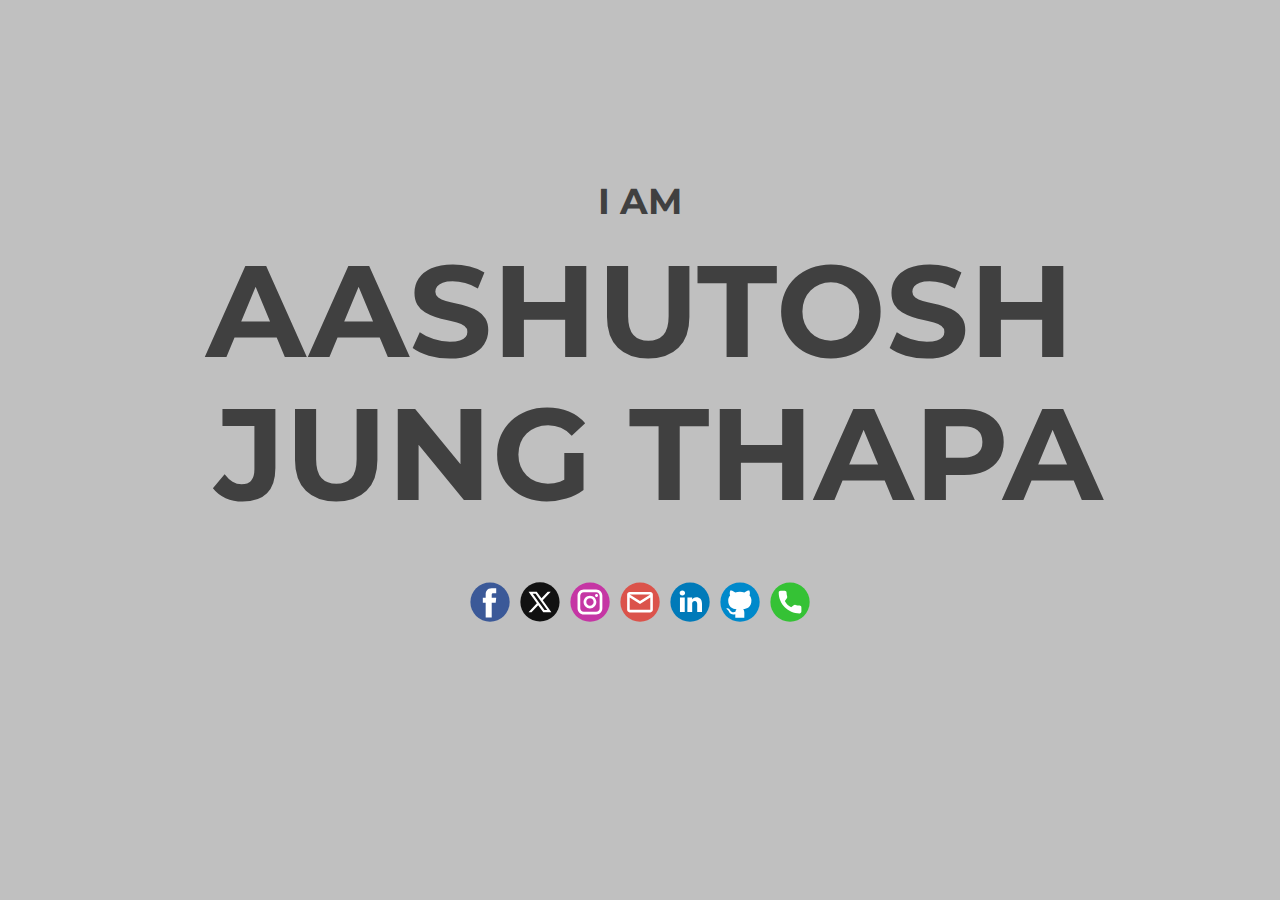
<file: index.html>
<!DOCTYPE html>
<html style="font-size: 16px;" lang="en"><head>
    <meta name="viewport" content="width=device-width, initial-scale=1.0">
    <meta charset="utf-8">
    <meta name="keywords" content="​Sarah Thompson, ​Art in Every Frame">
    <meta name="description" content="">
    <title>Home</title>
    <link rel="stylesheet" href="nicepage.css" media="screen">
<link rel="stylesheet" href="index.css" media="screen">
    <script class="u-script" type="text/javascript" src="jquery.js" defer=""></script>
    <script class="u-script" type="text/javascript" src="nicepage.js" defer=""></script>
    <meta name="generator" content="Nicepage 7.0.3, nicepage.com">
    <link id="u-theme-google-font" rel="stylesheet" href="https://fonts.googleapis.com/css?family=Roboto:100,100i,300,300i,400,400i,500,500i,700,700i,900,900i|Open+Sans:300,300i,400,400i,500,500i,600,600i,700,700i,800,800i">
    <link id="u-page-google-font" rel="stylesheet" href="https://fonts.googleapis.com/css?family=Montserrat:100,100i,200,200i,300,300i,400,400i,500,500i,600,600i,700,700i,800,800i,900,900i">
    
    
    
    <script type="application/ld+json">{
		"@context": "http://schema.org",
		"@type": "Organization",
		"name": ""
}</script>
    <meta name="theme-color" content="#478ac9">
    <meta property="og:title" content="Home">
    <meta property="og:type" content="website">
  <meta data-intl-tel-input-cdn-path="intlTelInput/"></head>
  <body data-home-page="Home.html" data-home-page-title="Home" data-path-to-root="./" data-include-products="false" class="u-body u-xl-mode" data-lang="en">
    <section class="u-clearfix u-grey-25 u-section-1" id="sec-2c8a">
      <div class="u-clearfix u-sheet u-sheet-1">
        <h1 class="u-align-center u-text u-text-grey-75 u-text-1" data-animation-out="0">
          <span style="font-size: 2.25rem;">I am </span>
          <span style="font-size: 2.25rem;">
            <br>
          </span>Aashutosh<br>&nbsp;JuNG tHAPA<br>
          <br>
        </h1>
        <div class="u-social-icons u-spacing-10 u-social-icons-1">
          <a class="u-social-url" title="facebook" target="_blank" href="https://www.facebook.com/aashutoshjung.thapa/"><span class="u-icon u-social-facebook u-social-icon u-icon-1"><svg class="u-svg-link" preserveAspectRatio="xMidYMin slice" viewBox="0 0 112 112" style=""><use xlink:href="#svg-21b6"></use></svg><svg class="u-svg-content" viewBox="0 0 112 112" x="0" y="0" id="svg-21b6"><circle fill="currentColor" cx="56.1" cy="56.1" r="55"></circle><path fill="#FFFFFF" d="M73.5,31.6h-9.1c-1.4,0-3.6,0.8-3.6,3.9v8.5h12.6L72,58.3H60.8v40.8H43.9V58.3h-8V43.9h8v-9.2
c0-6.7,3.1-17,17-17h12.5v13.9H73.5z"></path></svg></span>
          </a>
          <a class="u-social-url" title="twitter" target="_blank" href="https://x.com/_AJThapa"><span class="u-icon u-social-icon u-social-twitter u-icon-2"><svg class="u-svg-link" preserveAspectRatio="xMidYMin slice" viewBox="0 0 112.2 112.2" style=""><use xlink:href="#svg-d619"></use></svg><svg class="u-svg-content" viewBox="0 0 112.2 112.2" x="0px" y="0px" id="svg-d619"><circle fill="currentColor" cx="56" cy="56" r="55"></circle><path fill="#FFFFFF" d="M63.9,51l22.4-24h-8.6L60.3,45.9L46.9,27H24l23.3,32.8L24,85h8.2L51,64.9L65.3,85H88L63.9,51z M55.3,60.2
l-3.7-5.1L35.7,33.1h8.1l12.3,17.2l3.7,5.1l16.6,23.4h-7.8L55.3,60.2z"></path></svg></span>
          </a>
          <a class="u-social-url" title="instagram" target="_blank" href="https://www.instagram.com/aasutosjung/"><span class="u-icon u-social-icon u-social-instagram u-icon-3"><svg class="u-svg-link" preserveAspectRatio="xMidYMin slice" viewBox="0 0 112 112" style=""><use xlink:href="#svg-f5a4"></use></svg><svg class="u-svg-content" viewBox="0 0 112 112" x="0" y="0" id="svg-f5a4"><circle fill="currentColor" cx="56.1" cy="56.1" r="55"></circle><path fill="#FFFFFF" d="M55.9,38.2c-9.9,0-17.9,8-17.9,17.9C38,66,46,74,55.9,74c9.9,0,17.9-8,17.9-17.9C73.8,46.2,65.8,38.2,55.9,38.2
z M55.9,66.4c-5.7,0-10.3-4.6-10.3-10.3c-0.1-5.7,4.6-10.3,10.3-10.3c5.7,0,10.3,4.6,10.3,10.3C66.2,61.8,61.6,66.4,55.9,66.4z"></path><path fill="#FFFFFF" d="M74.3,33.5c-2.3,0-4.2,1.9-4.2,4.2s1.9,4.2,4.2,4.2s4.2-1.9,4.2-4.2S76.6,33.5,74.3,33.5z"></path><path fill="#FFFFFF" d="M73.1,21.3H38.6c-9.7,0-17.5,7.9-17.5,17.5v34.5c0,9.7,7.9,17.6,17.5,17.6h34.5c9.7,0,17.5-7.9,17.5-17.5V38.8
C90.6,29.1,82.7,21.3,73.1,21.3z M83,73.3c0,5.5-4.5,9.9-9.9,9.9H38.6c-5.5,0-9.9-4.5-9.9-9.9V38.8c0-5.5,4.5-9.9,9.9-9.9h34.5
c5.5,0,9.9,4.5,9.9,9.9V73.3z"></path></svg></span>
          </a>
          <a class="u-social-url" target="_blank" data-type="Email" title="Email" href="mailto:ajt.13x@gmail.com"><span class="u-icon u-social-email u-social-icon u-icon-4"><svg class="u-svg-link" preserveAspectRatio="xMidYMin slice" viewBox="0 0 112 112" style=""><use xlink:href="#svg-17ec"></use></svg><svg class="u-svg-content" viewBox="0 0 112 112" x="0" y="0" id="svg-17ec"><circle fill="currentColor" cx="56.1" cy="56.1" r="55"></circle><path id="path3864" fill="#FFFFFF" d="M27.2,28h57.6c4,0,7.2,3.2,7.2,7.2l0,0v42.7c0,3.9-3.2,7.2-7.2,7.2l0,0H27.2
	c-4,0-7.2-3.2-7.2-7.2V35.2C20,31.1,23.2,28,27.2,28 M56,52.9l28.8-17.8H27.2L56,52.9 M27.2,77.7h57.6V43.5L56,61.3L27.2,43.5V77.7z
	"></path></svg></span>
          </a>
          <a class="u-social-url" target="_blank" data-type="LinkedIn" title="LinkedIn" href="https://www.linkedin.com/in/aashutosh-jung-thapa-a70047311/"><span class="u-icon u-social-icon u-social-linkedin u-icon-5"><svg class="u-svg-link" preserveAspectRatio="xMidYMin slice" viewBox="0 0 112 112" style=""><use xlink:href="#svg-b095"></use></svg><svg class="u-svg-content" viewBox="0 0 112 112" x="0" y="0" id="svg-b095"><circle fill="currentColor" cx="56.1" cy="56.1" r="55"></circle><path fill="#FFFFFF" d="M41.3,83.7H27.9V43.4h13.4V83.7z M34.6,37.9L34.6,37.9c-4.6,0-7.5-3.1-7.5-7c0-4,3-7,7.6-7s7.4,3,7.5,7
      C42.2,34.8,39.2,37.9,34.6,37.9z M89.6,83.7H76.2V62.2c0-5.4-1.9-9.1-6.8-9.1c-3.7,0-5.9,2.5-6.9,4.9c-0.4,0.9-0.4,2.1-0.4,3.3v22.5
      H48.7c0,0,0.2-36.5,0-40.3h13.4v5.7c1.8-2.7,5-6.7,12.1-6.7c8.8,0,15.4,5.8,15.4,18.1V83.7z"></path></svg></span>
          </a>
          <a class="u-social-url" target="_blank" data-type="Github" title="Github" href="https://github.com/AashutoshJung"><span class="u-icon u-social-github u-social-icon u-icon-6"><svg class="u-svg-link" preserveAspectRatio="xMidYMin slice" viewBox="0 0 112 112" style=""><use xlink:href="#svg-939e"></use></svg><svg class="u-svg-content" viewBox="0 0 112 112" x="0" y="0" id="svg-939e"><circle fill="currentColor" cx="56.1" cy="56.1" r="55"></circle><path fill="#FFFFFF" d="M88,51.3c0-5.5-1.9-10.2-5.3-13.7c0.6-1.3,2.3-6.5-0.5-13.5c0,0-4.2-1.4-14,5.3c-4.1-1.1-8.4-1.7-12.7-1.8
	c-4.3,0-8.7,0.6-12.7,1.8c-9.7-6.6-14-5.3-14-5.3c-2.8,7-1,12.2-0.5,13.5C25,41.2,23,45.7,23,51.3c0,19.6,11.9,23.9,23.3,25.2
	c-1.5,1.3-2.8,3.5-3.2,6.8c-3,1.3-10.2,3.6-14.9-4.3c0,0-2.7-4.9-7.8-5.3c0,0-5-0.1-0.4,3.1c0,0,3.3,1.6,5.6,7.5c0,0,3,9.1,17.2,6
	c0,4.3,0.1,8.3,0.1,9.5h25.2c0-1.7,0.1-7.2,0.1-14c0-4.7-1.7-7.9-3.4-9.4C76,75.2,88,70.9,88,51.3z"></path></svg></span>
          </a>
          <a class="u-social-url" target="_blank" data-type="Phone" title="Phone" href="tel:+977 9849149514"><span class="u-icon u-social-icon u-social-phone u-icon-7"><svg class="u-svg-link" preserveAspectRatio="xMidYMin slice" viewBox="0 0 112 112" style=""><use xlink:href="#svg-690b"></use></svg><svg class="u-svg-content" viewBox="0 0 112 112" x="0" y="0" id="svg-690b"><circle fill="currentColor" cx="56.1" cy="56.1" r="55"></circle><path fill="#FFFFFF" d="M82.7,66c-3.9,0-7.7-0.6-11.3-1.8c-1.8-0.6-4,0-5,1.1l-7.1,5.4c-8.3-4.4-13.4-9.5-17.7-17.7l5.2-7
	c1.4-1.4,1.8-3.3,1.3-5.2c-1.2-3.6-1.8-7.5-1.8-11.3c0-2.8-2.3-5.1-5.1-5.1H29.5c-2.8,0-5.1,2.3-5.1,5.1c0,32.2,26.2,58.4,58.4,58.4
	c2.8,0,5.1-2.3,5.1-5.1V71.1C87.8,68.3,85.6,66,82.7,66z"></path></svg></span>
          </a>
        </div>
      </div>
    </section>
</body></html>
</file>
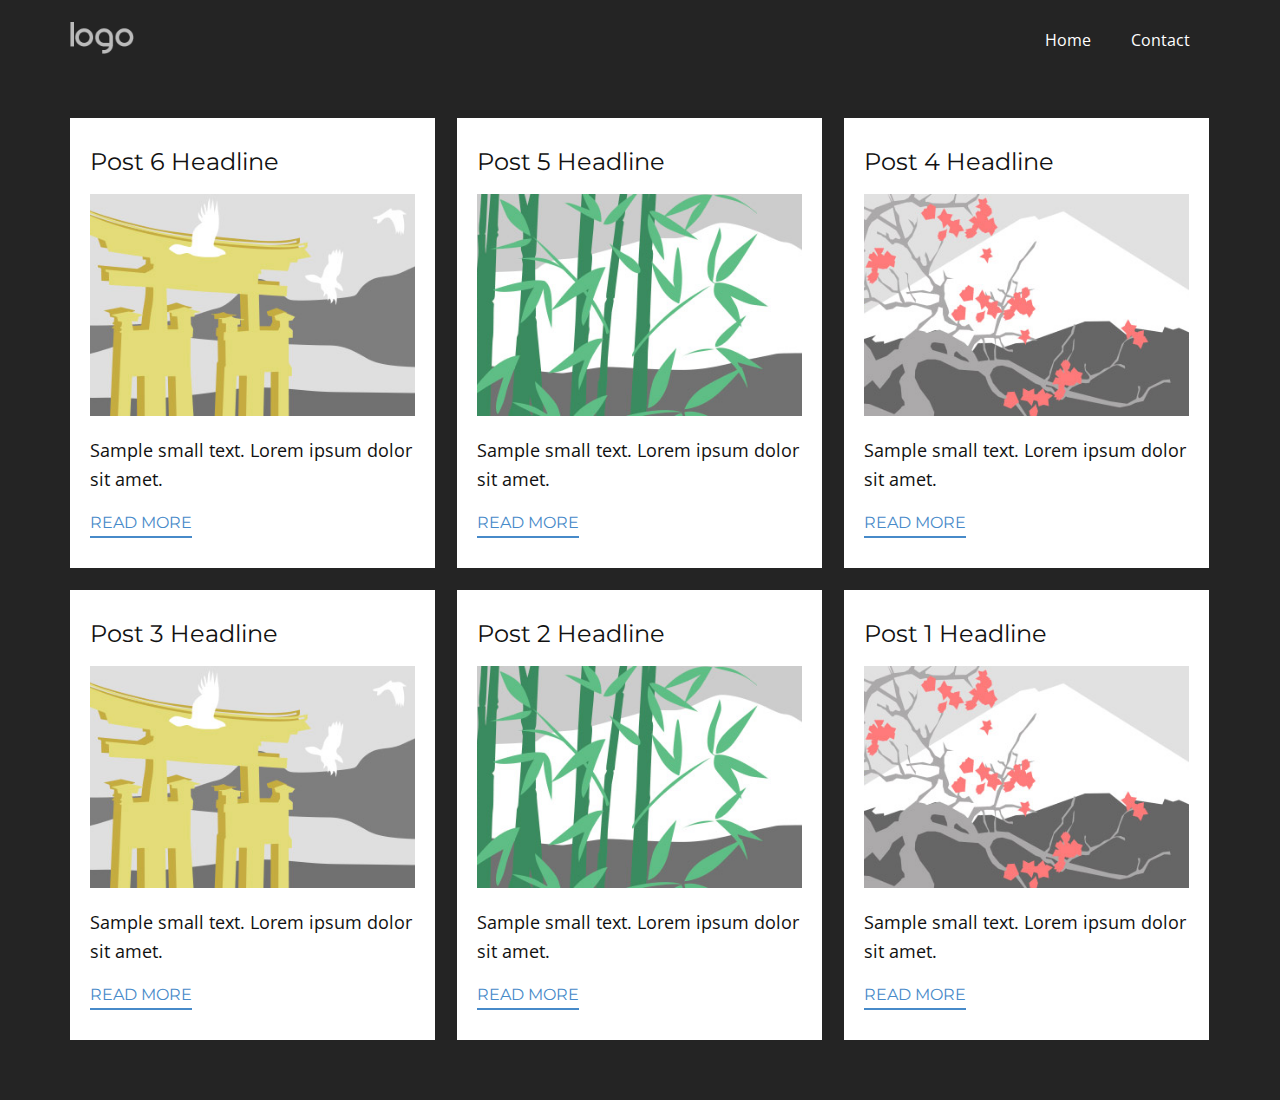
<file: blog/blog.html>
<!DOCTYPE html>
<html style="font-size: 16px;" lang="en"><head>
    <meta name="viewport" content="width=device-width, initial-scale=1.0">
    <meta charset="utf-8">
    <meta name="keywords" content="">
    <meta name="description" content="">
    <title>Blog</title>
    <link rel="stylesheet" href="../nicepage.css" media="screen">
<link rel="stylesheet" href="../Blog-Template.css" media="screen">
    <script class="u-script" type="text/javascript" src="../jquery.js" defer=""></script>
    <script class="u-script" type="text/javascript" src="../nicepage.js" defer=""></script>
    <meta name="generator" content="Nicepage 7.0.3, nicepage.com">
    <link id="u-theme-google-font" rel="stylesheet" href="https://fonts.googleapis.com/css?family=Roboto:100,100i,300,300i,400,400i,500,500i,700,700i,900,900i|Open+Sans:300,300i,400,400i,500,500i,600,600i,700,700i,800,800i">
    <link id="u-page-google-font" rel="stylesheet" href="https://fonts.googleapis.com/css?family=Montserrat:100,100i,200,200i,300,300i,400,400i,500,500i,600,600i,700,700i,800,800i,900,900i">
    
    
    
    <script type="application/ld+json">{
		"@context": "http://schema.org",
		"@type": "Organization",
		"name": "",
		"logo": "images/default-logo.png"
}</script>
    <meta name="theme-color" content="#478ac9">
  <meta data-intl-tel-input-cdn-path="intlTelInput/"></head>
  <body data-path-to-root="./" data-include-products="false" class="u-body u-xl-mode" data-lang="en"><header class="u-clearfix u-header u-header" id="sec-2857"><div class="u-clearfix u-sheet u-sheet-1">
        <a href="#" class="u-image u-logo u-image-1">
          <img src="../images/default-logo.png" class="u-logo-image u-logo-image-1">
        </a>
        <nav class="u-menu u-menu-one-level u-offcanvas u-menu-1">
          <div class="menu-collapse" style="font-size: 1rem; letter-spacing: 0px;">
            <a class="u-button-style u-custom-left-right-menu-spacing u-custom-padding-bottom u-custom-top-bottom-menu-spacing u-hamburger-link u-nav-link u-text-active-palette-1-base u-text-hover-palette-2-base" href="#">
              <svg class="u-svg-link" viewBox="0 0 24 24"><use xlink:href="#menu-hamburger"></use></svg>
              <svg class="u-svg-content" version="1.1" id="menu-hamburger" viewBox="0 0 16 16" x="0px" y="0px" xmlns:xlink="http://www.w3.org/1999/xlink" xmlns="http://www.w3.org/2000/svg"><g><rect y="1" width="16" height="2"></rect><rect y="7" width="16" height="2"></rect><rect y="13" width="16" height="2"></rect>
</g></svg>
            </a>
          </div>
          <div class="u-custom-menu u-nav-container">
            <ul class="u-nav u-unstyled u-nav-1"><li class="u-nav-item"><a class="u-button-style u-nav-link u-text-active-palette-1-base u-text-hover-palette-2-base" href="../" style="padding: 10px 20px;">Home</a>
</li><li class="u-nav-item"><a class="u-button-style u-nav-link u-text-active-palette-1-base u-text-hover-palette-2-base" href="#" style="padding: 10px 20px;">Contact</a>
</li></ul>
          </div>
          <div class="u-custom-menu u-nav-container-collapse">
            <div class="u-black u-container-style u-inner-container-layout u-opacity u-opacity-95 u-sidenav">
              <div class="u-inner-container-layout u-sidenav-overflow">
                <div class="u-menu-close"></div>
                <ul class="u-align-center u-nav u-popupmenu-items u-unstyled u-nav-2"><li class="u-nav-item"><a class="u-button-style u-nav-link" href="../">Home</a>
</li><li class="u-nav-item"><a class="u-button-style u-nav-link" href="#">Contact</a>
</li></ul>
              </div>
            </div>
            <div class="u-black u-menu-overlay u-opacity u-opacity-70"></div>
          </div>
        </nav>
      </div></header>
    <section class="u-clearfix u-section-1" id="sec-2c69">
      <div class="u-clearfix u-sheet u-valign-middle u-sheet-1"><!--blog--><!--blog_options_json--><!--{"type":"Recent","source":"","tags":"","count":""}--><!--/blog_options_json-->
        <div class="u-blog u-expanded-width u-repeater u-repeater-1"><!--blog_post-->
          <div class="u-blog-post u-container-style u-repeater-item u-white u-repeater-item-1">
            <div class="u-container-layout u-similar-container u-valign-top u-container-layout-1"><!--blog_post_header-->
              <h4 class="u-blog-control u-text u-text-1">
                <a class="u-post-header-link" href="../blog/post-5.html">Post 6 Headline</a>
              </h4><!--/blog_post_header--><!--blog_post_image-->
              <a class="u-post-header-link" href="../blog/post-5.html"><img alt="" class="u-blog-control u-expanded-width u-image u-image-default u-image-1" src="../images/8ad73f3c.jpeg"></a><!--/blog_post_image--><!--blog_post_content-->
              <div class="u-blog-control u-post-content u-text u-text-2 fr-view">Sample small text. Lorem ipsum dolor sit amet.</div><!--/blog_post_content--><!--blog_post_readmore-->
              <a href="../blog/post-5.html" class="u-blog-control u-border-2 u-border-palette-1-base u-btn u-btn-rectangle u-button-style u-none u-btn-1"><!--blog_post_readmore_content--><!--options_json--><!--{"content":"","defaultValue":"Read More"}--><!--/options_json-->Read More<!--/blog_post_readmore_content--></a><!--/blog_post_readmore-->
            </div>
          </div><div class="u-blog-post u-container-style u-repeater-item u-video-cover u-white">
            <div class="u-container-layout u-similar-container u-valign-top u-container-layout-2"><!--blog_post_header-->
              <h4 class="u-blog-control u-text u-text-3">
                <a class="u-post-header-link" href="../blog/post-4.html">Post 5 Headline</a>
              </h4><!--/blog_post_header--><!--blog_post_image-->
              <a class="u-post-header-link" href="../blog/post-4.html"><img alt="" class="u-blog-control u-expanded-width u-image u-image-default u-image-2" src="../images/68f64b9d.jpeg"></a><!--/blog_post_image--><!--blog_post_content-->
              <div class="u-blog-control u-post-content u-text u-text-4 fr-view">Sample small text. Lorem ipsum dolor sit amet.</div><!--/blog_post_content--><!--blog_post_readmore-->
              <a href="../blog/post-4.html" class="u-blog-control u-border-2 u-border-palette-1-base u-btn u-btn-rectangle u-button-style u-none u-btn-2"><!--blog_post_readmore_content--><!--options_json--><!--{"content":"","defaultValue":"Read More"}--><!--/options_json-->Read More<!--/blog_post_readmore_content--></a><!--/blog_post_readmore-->
            </div>
          </div><div class="u-blog-post u-container-style u-repeater-item u-video-cover u-white">
            <div class="u-container-layout u-similar-container u-valign-top u-container-layout-3"><!--blog_post_header-->
              <h4 class="u-blog-control u-text u-text-5">
                <a class="u-post-header-link" href="../blog/post-3.html">Post 4 Headline</a>
              </h4><!--/blog_post_header--><!--blog_post_image-->
              <a class="u-post-header-link" href="../blog/post-3.html"><img alt="" class="u-blog-control u-expanded-width u-image u-image-default u-image-3" src="../images/0fd3416c.jpeg"></a><!--/blog_post_image--><!--blog_post_content-->
              <div class="u-blog-control u-post-content u-text u-text-6 fr-view">Sample small text. Lorem ipsum dolor sit amet.</div><!--/blog_post_content--><!--blog_post_readmore-->
              <a href="../blog/post-3.html" class="u-blog-control u-border-2 u-border-palette-1-base u-btn u-btn-rectangle u-button-style u-none u-btn-3"><!--blog_post_readmore_content--><!--options_json--><!--{"content":"","defaultValue":"Read More"}--><!--/options_json-->Read More<!--/blog_post_readmore_content--></a><!--/blog_post_readmore-->
            </div>
          </div><div class="u-blog-post u-container-style u-repeater-item u-white u-repeater-item-1">
            <div class="u-container-layout u-similar-container u-valign-top u-container-layout-1"><!--blog_post_header-->
              <h4 class="u-blog-control u-text u-text-1">
                <a class="u-post-header-link" href="../blog/post-2.html">Post 3 Headline</a>
              </h4><!--/blog_post_header--><!--blog_post_image-->
              <a class="u-post-header-link" href="../blog/post-2.html"><img alt="" class="u-blog-control u-expanded-width u-image u-image-default u-image-1" src="../images/8ad73f3c.jpeg"></a><!--/blog_post_image--><!--blog_post_content-->
              <div class="u-blog-control u-post-content u-text u-text-2 fr-view">Sample small text. Lorem ipsum dolor sit amet.</div><!--/blog_post_content--><!--blog_post_readmore-->
              <a href="../blog/post-2.html" class="u-blog-control u-border-2 u-border-palette-1-base u-btn u-btn-rectangle u-button-style u-none u-btn-1"><!--blog_post_readmore_content--><!--options_json--><!--{"content":"","defaultValue":"Read More"}--><!--/options_json-->Read More<!--/blog_post_readmore_content--></a><!--/blog_post_readmore-->
            </div>
          </div><div class="u-blog-post u-container-style u-repeater-item u-video-cover u-white">
            <div class="u-container-layout u-similar-container u-valign-top u-container-layout-2"><!--blog_post_header-->
              <h4 class="u-blog-control u-text u-text-3">
                <a class="u-post-header-link" href="../blog/post-1.html">Post 2 Headline</a>
              </h4><!--/blog_post_header--><!--blog_post_image-->
              <a class="u-post-header-link" href="../blog/post-1.html"><img alt="" class="u-blog-control u-expanded-width u-image u-image-default u-image-2" src="../images/68f64b9d.jpeg"></a><!--/blog_post_image--><!--blog_post_content-->
              <div class="u-blog-control u-post-content u-text u-text-4 fr-view">Sample small text. Lorem ipsum dolor sit amet.</div><!--/blog_post_content--><!--blog_post_readmore-->
              <a href="../blog/post-1.html" class="u-blog-control u-border-2 u-border-palette-1-base u-btn u-btn-rectangle u-button-style u-none u-btn-2"><!--blog_post_readmore_content--><!--options_json--><!--{"content":"","defaultValue":"Read More"}--><!--/options_json-->Read More<!--/blog_post_readmore_content--></a><!--/blog_post_readmore-->
            </div>
          </div><div class="u-blog-post u-container-style u-repeater-item u-video-cover u-white">
            <div class="u-container-layout u-similar-container u-valign-top u-container-layout-3"><!--blog_post_header-->
              <h4 class="u-blog-control u-text u-text-5">
                <a class="u-post-header-link" href="../blog/post.html">Post 1 Headline</a>
              </h4><!--/blog_post_header--><!--blog_post_image-->
              <a class="u-post-header-link" href="../blog/post.html"><img alt="" class="u-blog-control u-expanded-width u-image u-image-default u-image-3" src="../images/0fd3416c.jpeg"></a><!--/blog_post_image--><!--blog_post_content-->
              <div class="u-blog-control u-post-content u-text u-text-6 fr-view">Sample small text. Lorem ipsum dolor sit amet.</div><!--/blog_post_content--><!--blog_post_readmore-->
              <a href="../blog/post.html" class="u-blog-control u-border-2 u-border-palette-1-base u-btn u-btn-rectangle u-button-style u-none u-btn-3"><!--blog_post_readmore_content--><!--options_json--><!--{"content":"","defaultValue":"Read More"}--><!--/options_json-->Read More<!--/blog_post_readmore_content--></a><!--/blog_post_readmore-->
            </div>
          </div><!--/blog_post--><!--blog_post-->
          <!--/blog_post--><!--blog_post-->
          <!--/blog_post-->
        </div><!--/blog-->
      </div>
    </section>
  
</body></html>
</file>
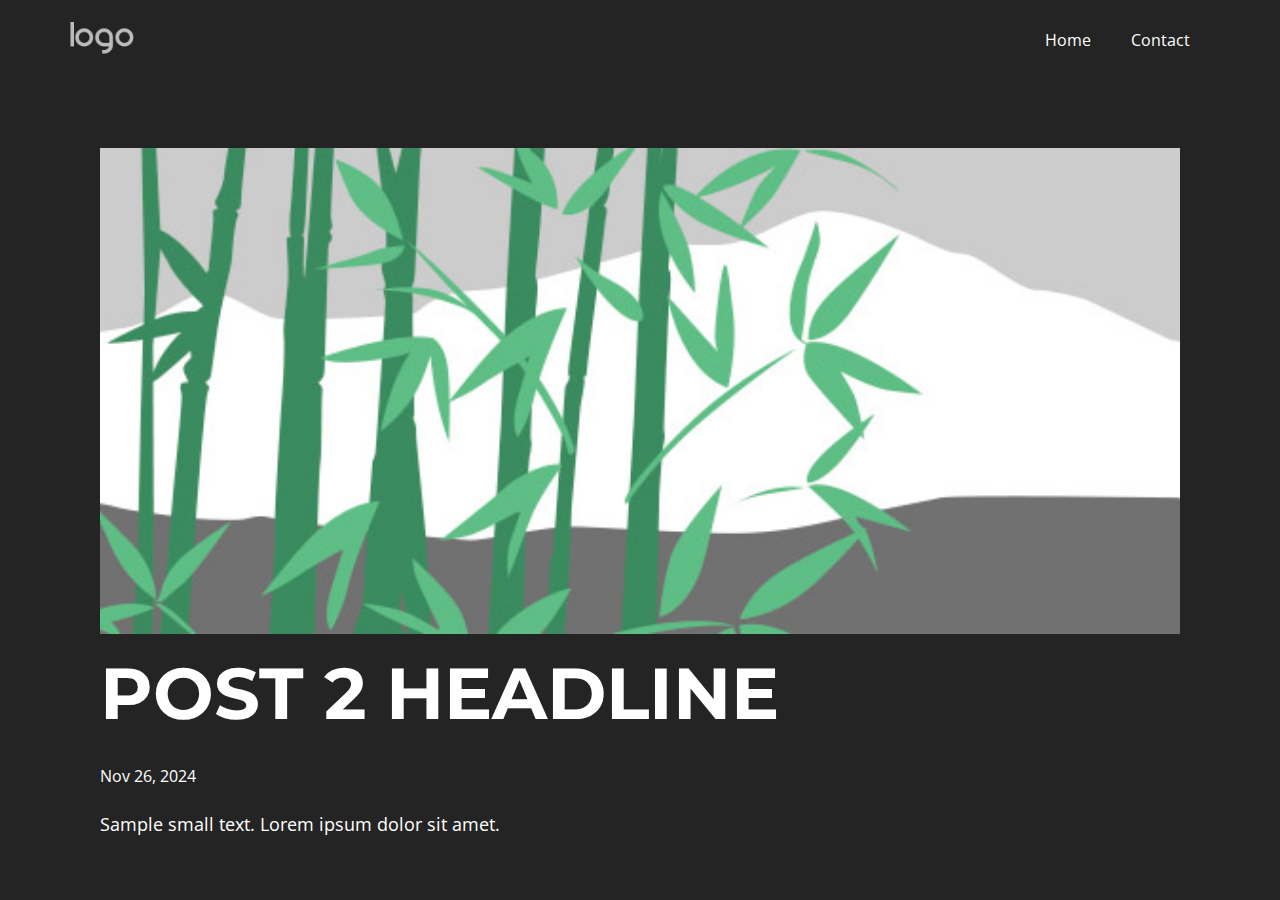
<file: blog/post-1.html>
<!DOCTYPE html>
<html style="font-size: 16px;" lang="en"><head>
    <meta name="viewport" content="width=device-width, initial-scale=1.0">
    <meta charset="utf-8">
    <meta name="keywords" content="Post 1 Headline">
    <meta name="description" content="">
    <title>Post 2 Headline</title>
    <link rel="stylesheet" href="../nicepage.css" media="screen">
<link rel="stylesheet" href="../Post-Template.css" media="screen">
    <script class="u-script" type="text/javascript" src="../jquery.js" defer=""></script>
    <script class="u-script" type="text/javascript" src="../nicepage.js" defer=""></script>
    <meta name="generator" content="Nicepage 7.0.3, nicepage.com">
    <link id="u-theme-google-font" rel="stylesheet" href="https://fonts.googleapis.com/css?family=Roboto:100,100i,300,300i,400,400i,500,500i,700,700i,900,900i|Open+Sans:300,300i,400,400i,500,500i,600,600i,700,700i,800,800i">
    <link id="u-page-google-font" rel="stylesheet" href="https://fonts.googleapis.com/css?family=Montserrat:100,100i,200,200i,300,300i,400,400i,500,500i,600,600i,700,700i,800,800i,900,900i">
    
    
    
    <script type="application/ld+json">{
		"@context": "http://schema.org",
		"@type": "Organization",
		"name": "",
		"logo": "images/default-logo.png"
}</script>
    <meta name="theme-color" content="#478ac9">
  <meta data-intl-tel-input-cdn-path="intlTelInput/"></head>
  <body data-path-to-root="./" data-include-products="false" class="u-body u-xl-mode" data-lang="en"><header class="u-clearfix u-header u-header" id="sec-2857"><div class="u-clearfix u-sheet u-sheet-1">
        <a href="#" class="u-image u-logo u-image-1">
          <img src="../images/default-logo.png" class="u-logo-image u-logo-image-1">
        </a>
        <nav class="u-menu u-menu-one-level u-offcanvas u-menu-1">
          <div class="menu-collapse" style="font-size: 1rem; letter-spacing: 0px;">
            <a class="u-button-style u-custom-left-right-menu-spacing u-custom-padding-bottom u-custom-top-bottom-menu-spacing u-hamburger-link u-nav-link u-text-active-palette-1-base u-text-hover-palette-2-base" href="#">
              <svg class="u-svg-link" viewBox="0 0 24 24"><use xlink:href="#menu-hamburger"></use></svg>
              <svg class="u-svg-content" version="1.1" id="menu-hamburger" viewBox="0 0 16 16" x="0px" y="0px" xmlns:xlink="http://www.w3.org/1999/xlink" xmlns="http://www.w3.org/2000/svg"><g><rect y="1" width="16" height="2"></rect><rect y="7" width="16" height="2"></rect><rect y="13" width="16" height="2"></rect>
</g></svg>
            </a>
          </div>
          <div class="u-custom-menu u-nav-container">
            <ul class="u-nav u-unstyled u-nav-1"><li class="u-nav-item"><a class="u-button-style u-nav-link u-text-active-palette-1-base u-text-hover-palette-2-base" href="../" style="padding: 10px 20px;">Home</a>
</li><li class="u-nav-item"><a class="u-button-style u-nav-link u-text-active-palette-1-base u-text-hover-palette-2-base" href="#" style="padding: 10px 20px;">Contact</a>
</li></ul>
          </div>
          <div class="u-custom-menu u-nav-container-collapse">
            <div class="u-black u-container-style u-inner-container-layout u-opacity u-opacity-95 u-sidenav">
              <div class="u-inner-container-layout u-sidenav-overflow">
                <div class="u-menu-close"></div>
                <ul class="u-align-center u-nav u-popupmenu-items u-unstyled u-nav-2"><li class="u-nav-item"><a class="u-button-style u-nav-link" href="../">Home</a>
</li><li class="u-nav-item"><a class="u-button-style u-nav-link" href="#">Contact</a>
</li></ul>
              </div>
            </div>
            <div class="u-black u-menu-overlay u-opacity u-opacity-70"></div>
          </div>
        </nav>
      </div></header>
    <section class="u-align-center u-clearfix u-section-1" id="sec-3078">
      <div class="u-clearfix u-sheet u-valign-middle-md u-valign-middle-sm u-valign-middle-xs u-sheet-1"><!--post_details--><!--post_details_options_json--><!--{"source":""}--><!--/post_details_options_json--><!--blog_post-->
        <div class="u-container-style u-expanded-width u-post-details u-post-details-1">
          <div class="u-container-layout u-valign-middle u-container-layout-1"><!--blog_post_image-->
            <img alt="" class="u-blog-control u-expanded-width u-image u-image-default u-image-1" src="../images/68f64b9d.jpeg"><!--/blog_post_image--><!--blog_post_header-->
            <h2 class="u-blog-control u-text u-text-1">Post 2 Headline</h2><!--/blog_post_header--><!--blog_post_metadata-->
            <div class="u-blog-control u-metadata u-metadata-1"><!--blog_post_metadata_date-->
              <span class="u-meta-date u-meta-icon">Nov 26, 2024</span><!--/blog_post_metadata_date--><!--blog_post_metadata_category-->
              <!--/blog_post_metadata_category--><!--blog_post_metadata_comments-->
              <!--/blog_post_metadata_comments-->
            </div><!--/blog_post_metadata--><!--blog_post_content-->
            <div class="u-align-justify u-blog-control u-post-content u-text u-text-2 fr-view">
  <p>Sample small text. Lorem ipsum dolor sit amet.</p>
  </div><!--/blog_post_content-->
          </div>
        </div><!--/blog_post--><!--/post_details-->
      </div>
    </section>
    
    
</body></html>
</file>
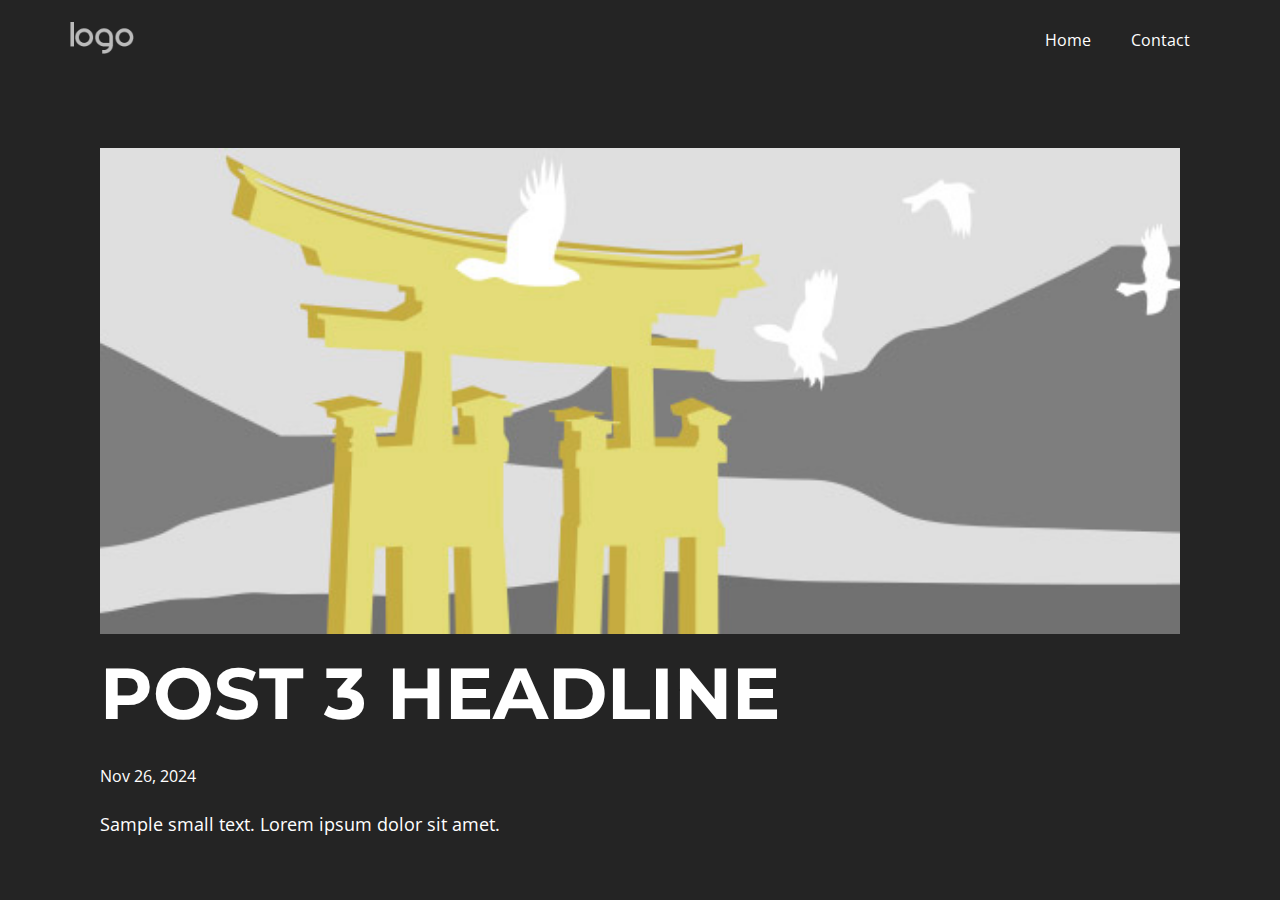
<file: blog/post-2.html>
<!DOCTYPE html>
<html style="font-size: 16px;" lang="en"><head>
    <meta name="viewport" content="width=device-width, initial-scale=1.0">
    <meta charset="utf-8">
    <meta name="keywords" content="Post 1 Headline">
    <meta name="description" content="">
    <title>Post 3 Headline</title>
    <link rel="stylesheet" href="../nicepage.css" media="screen">
<link rel="stylesheet" href="../Post-Template.css" media="screen">
    <script class="u-script" type="text/javascript" src="../jquery.js" defer=""></script>
    <script class="u-script" type="text/javascript" src="../nicepage.js" defer=""></script>
    <meta name="generator" content="Nicepage 7.0.3, nicepage.com">
    <link id="u-theme-google-font" rel="stylesheet" href="https://fonts.googleapis.com/css?family=Roboto:100,100i,300,300i,400,400i,500,500i,700,700i,900,900i|Open+Sans:300,300i,400,400i,500,500i,600,600i,700,700i,800,800i">
    <link id="u-page-google-font" rel="stylesheet" href="https://fonts.googleapis.com/css?family=Montserrat:100,100i,200,200i,300,300i,400,400i,500,500i,600,600i,700,700i,800,800i,900,900i">
    
    
    
    <script type="application/ld+json">{
		"@context": "http://schema.org",
		"@type": "Organization",
		"name": "",
		"logo": "images/default-logo.png"
}</script>
    <meta name="theme-color" content="#478ac9">
  <meta data-intl-tel-input-cdn-path="intlTelInput/"></head>
  <body data-path-to-root="./" data-include-products="false" class="u-body u-xl-mode" data-lang="en"><header class="u-clearfix u-header u-header" id="sec-2857"><div class="u-clearfix u-sheet u-sheet-1">
        <a href="#" class="u-image u-logo u-image-1">
          <img src="../images/default-logo.png" class="u-logo-image u-logo-image-1">
        </a>
        <nav class="u-menu u-menu-one-level u-offcanvas u-menu-1">
          <div class="menu-collapse" style="font-size: 1rem; letter-spacing: 0px;">
            <a class="u-button-style u-custom-left-right-menu-spacing u-custom-padding-bottom u-custom-top-bottom-menu-spacing u-hamburger-link u-nav-link u-text-active-palette-1-base u-text-hover-palette-2-base" href="#">
              <svg class="u-svg-link" viewBox="0 0 24 24"><use xlink:href="#menu-hamburger"></use></svg>
              <svg class="u-svg-content" version="1.1" id="menu-hamburger" viewBox="0 0 16 16" x="0px" y="0px" xmlns:xlink="http://www.w3.org/1999/xlink" xmlns="http://www.w3.org/2000/svg"><g><rect y="1" width="16" height="2"></rect><rect y="7" width="16" height="2"></rect><rect y="13" width="16" height="2"></rect>
</g></svg>
            </a>
          </div>
          <div class="u-custom-menu u-nav-container">
            <ul class="u-nav u-unstyled u-nav-1"><li class="u-nav-item"><a class="u-button-style u-nav-link u-text-active-palette-1-base u-text-hover-palette-2-base" href="../" style="padding: 10px 20px;">Home</a>
</li><li class="u-nav-item"><a class="u-button-style u-nav-link u-text-active-palette-1-base u-text-hover-palette-2-base" href="#" style="padding: 10px 20px;">Contact</a>
</li></ul>
          </div>
          <div class="u-custom-menu u-nav-container-collapse">
            <div class="u-black u-container-style u-inner-container-layout u-opacity u-opacity-95 u-sidenav">
              <div class="u-inner-container-layout u-sidenav-overflow">
                <div class="u-menu-close"></div>
                <ul class="u-align-center u-nav u-popupmenu-items u-unstyled u-nav-2"><li class="u-nav-item"><a class="u-button-style u-nav-link" href="../">Home</a>
</li><li class="u-nav-item"><a class="u-button-style u-nav-link" href="#">Contact</a>
</li></ul>
              </div>
            </div>
            <div class="u-black u-menu-overlay u-opacity u-opacity-70"></div>
          </div>
        </nav>
      </div></header>
    <section class="u-align-center u-clearfix u-section-1" id="sec-3078">
      <div class="u-clearfix u-sheet u-valign-middle-md u-valign-middle-sm u-valign-middle-xs u-sheet-1"><!--post_details--><!--post_details_options_json--><!--{"source":""}--><!--/post_details_options_json--><!--blog_post-->
        <div class="u-container-style u-expanded-width u-post-details u-post-details-1">
          <div class="u-container-layout u-valign-middle u-container-layout-1"><!--blog_post_image-->
            <img alt="" class="u-blog-control u-expanded-width u-image u-image-default u-image-1" src="../images/8ad73f3c.jpeg"><!--/blog_post_image--><!--blog_post_header-->
            <h2 class="u-blog-control u-text u-text-1">Post 3 Headline</h2><!--/blog_post_header--><!--blog_post_metadata-->
            <div class="u-blog-control u-metadata u-metadata-1"><!--blog_post_metadata_date-->
              <span class="u-meta-date u-meta-icon">Nov 26, 2024</span><!--/blog_post_metadata_date--><!--blog_post_metadata_category-->
              <!--/blog_post_metadata_category--><!--blog_post_metadata_comments-->
              <!--/blog_post_metadata_comments-->
            </div><!--/blog_post_metadata--><!--blog_post_content-->
            <div class="u-align-justify u-blog-control u-post-content u-text u-text-2 fr-view">
  <p>Sample small text. Lorem ipsum dolor sit amet.</p>
  </div><!--/blog_post_content-->
          </div>
        </div><!--/blog_post--><!--/post_details-->
      </div>
    </section>
  
</body></html>
</file>
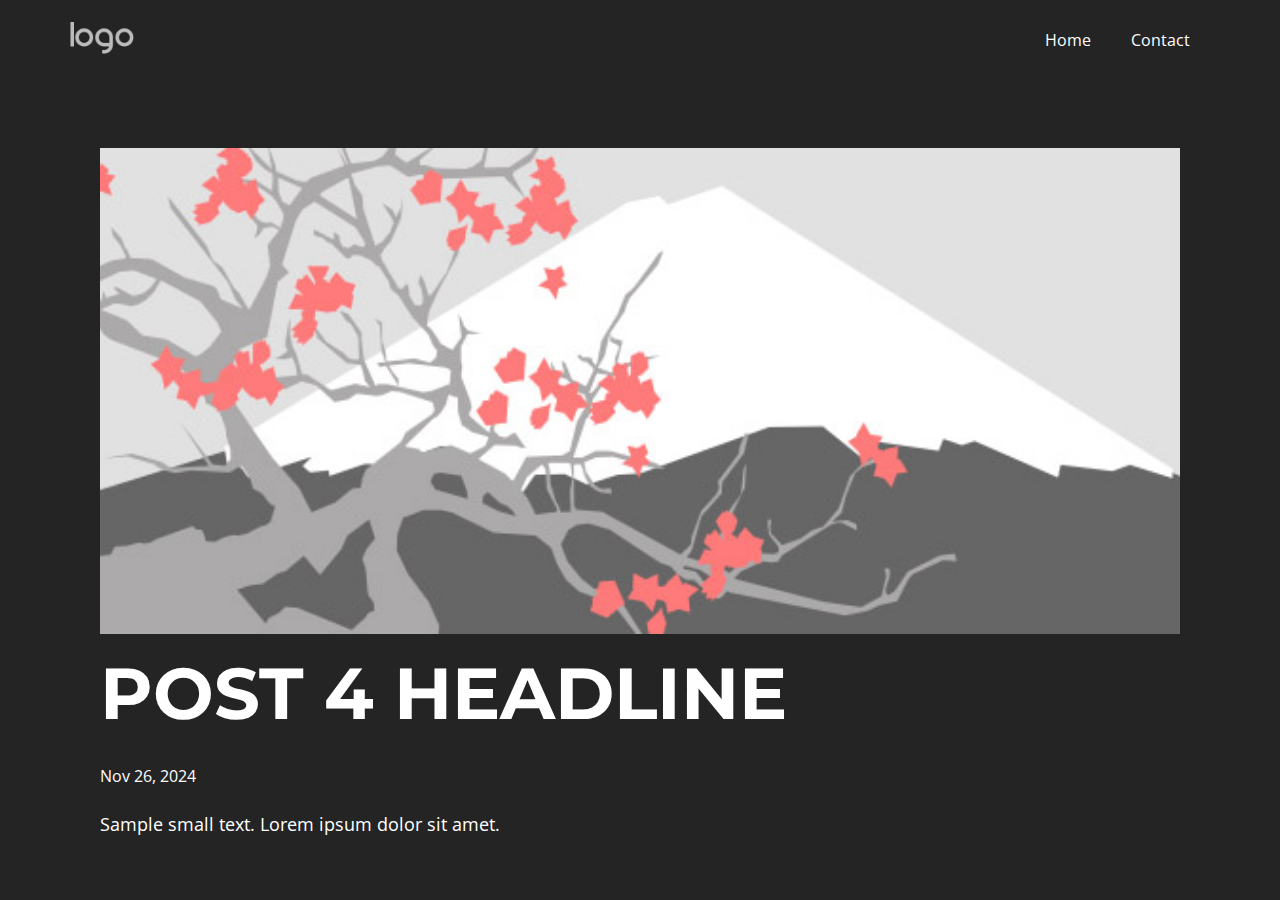
<file: blog/post-3.html>
<!DOCTYPE html>
<html style="font-size: 16px;" lang="en"><head>
    <meta name="viewport" content="width=device-width, initial-scale=1.0">
    <meta charset="utf-8">
    <meta name="keywords" content="Post 1 Headline">
    <meta name="description" content="">
    <title>Post 4 Headline</title>
    <link rel="stylesheet" href="../nicepage.css" media="screen">
<link rel="stylesheet" href="../Post-Template.css" media="screen">
    <script class="u-script" type="text/javascript" src="../jquery.js" defer=""></script>
    <script class="u-script" type="text/javascript" src="../nicepage.js" defer=""></script>
    <meta name="generator" content="Nicepage 7.0.3, nicepage.com">
    <link id="u-theme-google-font" rel="stylesheet" href="https://fonts.googleapis.com/css?family=Roboto:100,100i,300,300i,400,400i,500,500i,700,700i,900,900i|Open+Sans:300,300i,400,400i,500,500i,600,600i,700,700i,800,800i">
    <link id="u-page-google-font" rel="stylesheet" href="https://fonts.googleapis.com/css?family=Montserrat:100,100i,200,200i,300,300i,400,400i,500,500i,600,600i,700,700i,800,800i,900,900i">
    
    
    
    <script type="application/ld+json">{
		"@context": "http://schema.org",
		"@type": "Organization",
		"name": "",
		"logo": "images/default-logo.png"
}</script>
    <meta name="theme-color" content="#478ac9">
  <meta data-intl-tel-input-cdn-path="intlTelInput/"></head>
  <body data-path-to-root="./" data-include-products="false" class="u-body u-xl-mode" data-lang="en"><header class="u-clearfix u-header u-header" id="sec-2857"><div class="u-clearfix u-sheet u-sheet-1">
        <a href="#" class="u-image u-logo u-image-1">
          <img src="../images/default-logo.png" class="u-logo-image u-logo-image-1">
        </a>
        <nav class="u-menu u-menu-one-level u-offcanvas u-menu-1">
          <div class="menu-collapse" style="font-size: 1rem; letter-spacing: 0px;">
            <a class="u-button-style u-custom-left-right-menu-spacing u-custom-padding-bottom u-custom-top-bottom-menu-spacing u-hamburger-link u-nav-link u-text-active-palette-1-base u-text-hover-palette-2-base" href="#">
              <svg class="u-svg-link" viewBox="0 0 24 24"><use xlink:href="#menu-hamburger"></use></svg>
              <svg class="u-svg-content" version="1.1" id="menu-hamburger" viewBox="0 0 16 16" x="0px" y="0px" xmlns:xlink="http://www.w3.org/1999/xlink" xmlns="http://www.w3.org/2000/svg"><g><rect y="1" width="16" height="2"></rect><rect y="7" width="16" height="2"></rect><rect y="13" width="16" height="2"></rect>
</g></svg>
            </a>
          </div>
          <div class="u-custom-menu u-nav-container">
            <ul class="u-nav u-unstyled u-nav-1"><li class="u-nav-item"><a class="u-button-style u-nav-link u-text-active-palette-1-base u-text-hover-palette-2-base" href="../" style="padding: 10px 20px;">Home</a>
</li><li class="u-nav-item"><a class="u-button-style u-nav-link u-text-active-palette-1-base u-text-hover-palette-2-base" href="#" style="padding: 10px 20px;">Contact</a>
</li></ul>
          </div>
          <div class="u-custom-menu u-nav-container-collapse">
            <div class="u-black u-container-style u-inner-container-layout u-opacity u-opacity-95 u-sidenav">
              <div class="u-inner-container-layout u-sidenav-overflow">
                <div class="u-menu-close"></div>
                <ul class="u-align-center u-nav u-popupmenu-items u-unstyled u-nav-2"><li class="u-nav-item"><a class="u-button-style u-nav-link" href="../">Home</a>
</li><li class="u-nav-item"><a class="u-button-style u-nav-link" href="#">Contact</a>
</li></ul>
              </div>
            </div>
            <div class="u-black u-menu-overlay u-opacity u-opacity-70"></div>
          </div>
        </nav>
      </div></header>
    <section class="u-align-center u-clearfix u-section-1" id="sec-3078">
      <div class="u-clearfix u-sheet u-valign-middle-md u-valign-middle-sm u-valign-middle-xs u-sheet-1"><!--post_details--><!--post_details_options_json--><!--{"source":""}--><!--/post_details_options_json--><!--blog_post-->
        <div class="u-container-style u-expanded-width u-post-details u-post-details-1">
          <div class="u-container-layout u-valign-middle u-container-layout-1"><!--blog_post_image-->
            <img alt="" class="u-blog-control u-expanded-width u-image u-image-default u-image-1" src="../images/0fd3416c.jpeg"><!--/blog_post_image--><!--blog_post_header-->
            <h2 class="u-blog-control u-text u-text-1">Post 4 Headline</h2><!--/blog_post_header--><!--blog_post_metadata-->
            <div class="u-blog-control u-metadata u-metadata-1"><!--blog_post_metadata_date-->
              <span class="u-meta-date u-meta-icon">Nov 26, 2024</span><!--/blog_post_metadata_date--><!--blog_post_metadata_category-->
              <!--/blog_post_metadata_category--><!--blog_post_metadata_comments-->
              <!--/blog_post_metadata_comments-->
            </div><!--/blog_post_metadata--><!--blog_post_content-->
            <div class="u-align-justify u-blog-control u-post-content u-text u-text-2 fr-view">
  <p>Sample small text. Lorem ipsum dolor sit amet.</p>
  </div><!--/blog_post_content-->
          </div>
        </div><!--/blog_post--><!--/post_details-->
      </div>
    </section>
    
    
  
</body></html>
</file>
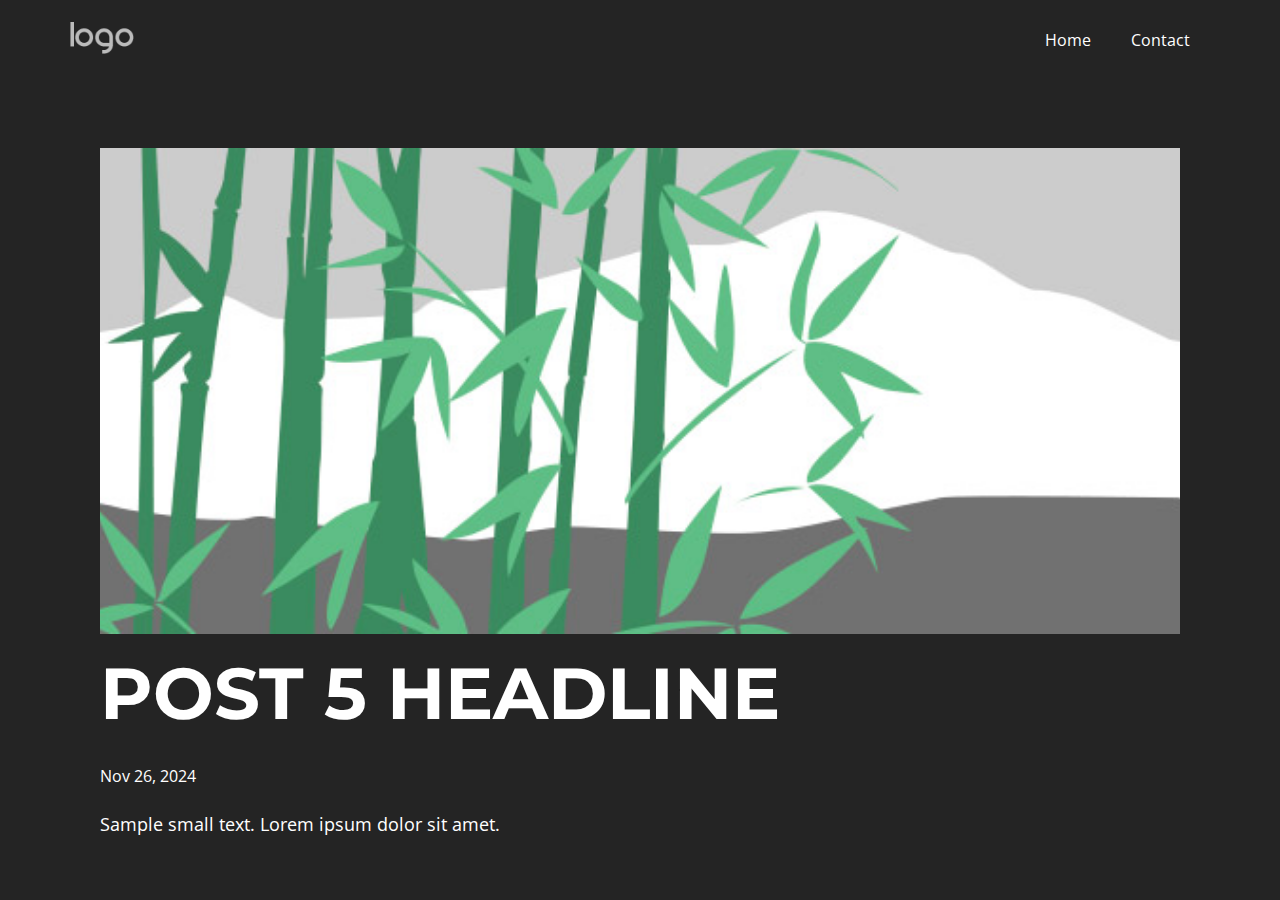
<file: blog/post-4.html>
<!DOCTYPE html>
<html style="font-size: 16px;" lang="en"><head>
    <meta name="viewport" content="width=device-width, initial-scale=1.0">
    <meta charset="utf-8">
    <meta name="keywords" content="Post 1 Headline">
    <meta name="description" content="">
    <title>Post 5 Headline</title>
    <link rel="stylesheet" href="../nicepage.css" media="screen">
<link rel="stylesheet" href="../Post-Template.css" media="screen">
    <script class="u-script" type="text/javascript" src="../jquery.js" defer=""></script>
    <script class="u-script" type="text/javascript" src="../nicepage.js" defer=""></script>
    <meta name="generator" content="Nicepage 7.0.3, nicepage.com">
    <link id="u-theme-google-font" rel="stylesheet" href="https://fonts.googleapis.com/css?family=Roboto:100,100i,300,300i,400,400i,500,500i,700,700i,900,900i|Open+Sans:300,300i,400,400i,500,500i,600,600i,700,700i,800,800i">
    <link id="u-page-google-font" rel="stylesheet" href="https://fonts.googleapis.com/css?family=Montserrat:100,100i,200,200i,300,300i,400,400i,500,500i,600,600i,700,700i,800,800i,900,900i">
    
    
    
    <script type="application/ld+json">{
		"@context": "http://schema.org",
		"@type": "Organization",
		"name": "",
		"logo": "images/default-logo.png"
}</script>
    <meta name="theme-color" content="#478ac9">
  <meta data-intl-tel-input-cdn-path="intlTelInput/"></head>
  <body data-path-to-root="./" data-include-products="false" class="u-body u-xl-mode" data-lang="en"><header class="u-clearfix u-header u-header" id="sec-2857"><div class="u-clearfix u-sheet u-sheet-1">
        <a href="#" class="u-image u-logo u-image-1">
          <img src="../images/default-logo.png" class="u-logo-image u-logo-image-1">
        </a>
        <nav class="u-menu u-menu-one-level u-offcanvas u-menu-1">
          <div class="menu-collapse" style="font-size: 1rem; letter-spacing: 0px;">
            <a class="u-button-style u-custom-left-right-menu-spacing u-custom-padding-bottom u-custom-top-bottom-menu-spacing u-hamburger-link u-nav-link u-text-active-palette-1-base u-text-hover-palette-2-base" href="#">
              <svg class="u-svg-link" viewBox="0 0 24 24"><use xlink:href="#menu-hamburger"></use></svg>
              <svg class="u-svg-content" version="1.1" id="menu-hamburger" viewBox="0 0 16 16" x="0px" y="0px" xmlns:xlink="http://www.w3.org/1999/xlink" xmlns="http://www.w3.org/2000/svg"><g><rect y="1" width="16" height="2"></rect><rect y="7" width="16" height="2"></rect><rect y="13" width="16" height="2"></rect>
</g></svg>
            </a>
          </div>
          <div class="u-custom-menu u-nav-container">
            <ul class="u-nav u-unstyled u-nav-1"><li class="u-nav-item"><a class="u-button-style u-nav-link u-text-active-palette-1-base u-text-hover-palette-2-base" href="../" style="padding: 10px 20px;">Home</a>
</li><li class="u-nav-item"><a class="u-button-style u-nav-link u-text-active-palette-1-base u-text-hover-palette-2-base" href="#" style="padding: 10px 20px;">Contact</a>
</li></ul>
          </div>
          <div class="u-custom-menu u-nav-container-collapse">
            <div class="u-black u-container-style u-inner-container-layout u-opacity u-opacity-95 u-sidenav">
              <div class="u-inner-container-layout u-sidenav-overflow">
                <div class="u-menu-close"></div>
                <ul class="u-align-center u-nav u-popupmenu-items u-unstyled u-nav-2"><li class="u-nav-item"><a class="u-button-style u-nav-link" href="../">Home</a>
</li><li class="u-nav-item"><a class="u-button-style u-nav-link" href="#">Contact</a>
</li></ul>
              </div>
            </div>
            <div class="u-black u-menu-overlay u-opacity u-opacity-70"></div>
          </div>
        </nav>
      </div></header>
    <section class="u-align-center u-clearfix u-section-1" id="sec-3078">
      <div class="u-clearfix u-sheet u-valign-middle-md u-valign-middle-sm u-valign-middle-xs u-sheet-1"><!--post_details--><!--post_details_options_json--><!--{"source":""}--><!--/post_details_options_json--><!--blog_post-->
        <div class="u-container-style u-expanded-width u-post-details u-post-details-1">
          <div class="u-container-layout u-valign-middle u-container-layout-1"><!--blog_post_image-->
            <img alt="" class="u-blog-control u-expanded-width u-image u-image-default u-image-1" src="../images/68f64b9d.jpeg"><!--/blog_post_image--><!--blog_post_header-->
            <h2 class="u-blog-control u-text u-text-1">Post 5 Headline</h2><!--/blog_post_header--><!--blog_post_metadata-->
            <div class="u-blog-control u-metadata u-metadata-1"><!--blog_post_metadata_date-->
              <span class="u-meta-date u-meta-icon">Nov 26, 2024</span><!--/blog_post_metadata_date--><!--blog_post_metadata_category-->
              <!--/blog_post_metadata_category--><!--blog_post_metadata_comments-->
              <!--/blog_post_metadata_comments-->
            </div><!--/blog_post_metadata--><!--blog_post_content-->
            <div class="u-align-justify u-blog-control u-post-content u-text u-text-2 fr-view">
  <p>Sample small text. Lorem ipsum dolor sit amet.</p>
  </div><!--/blog_post_content-->
          </div>
        </div><!--/blog_post--><!--/post_details-->
      </div>
    </section>
    
    
  
</body></html>
</file>
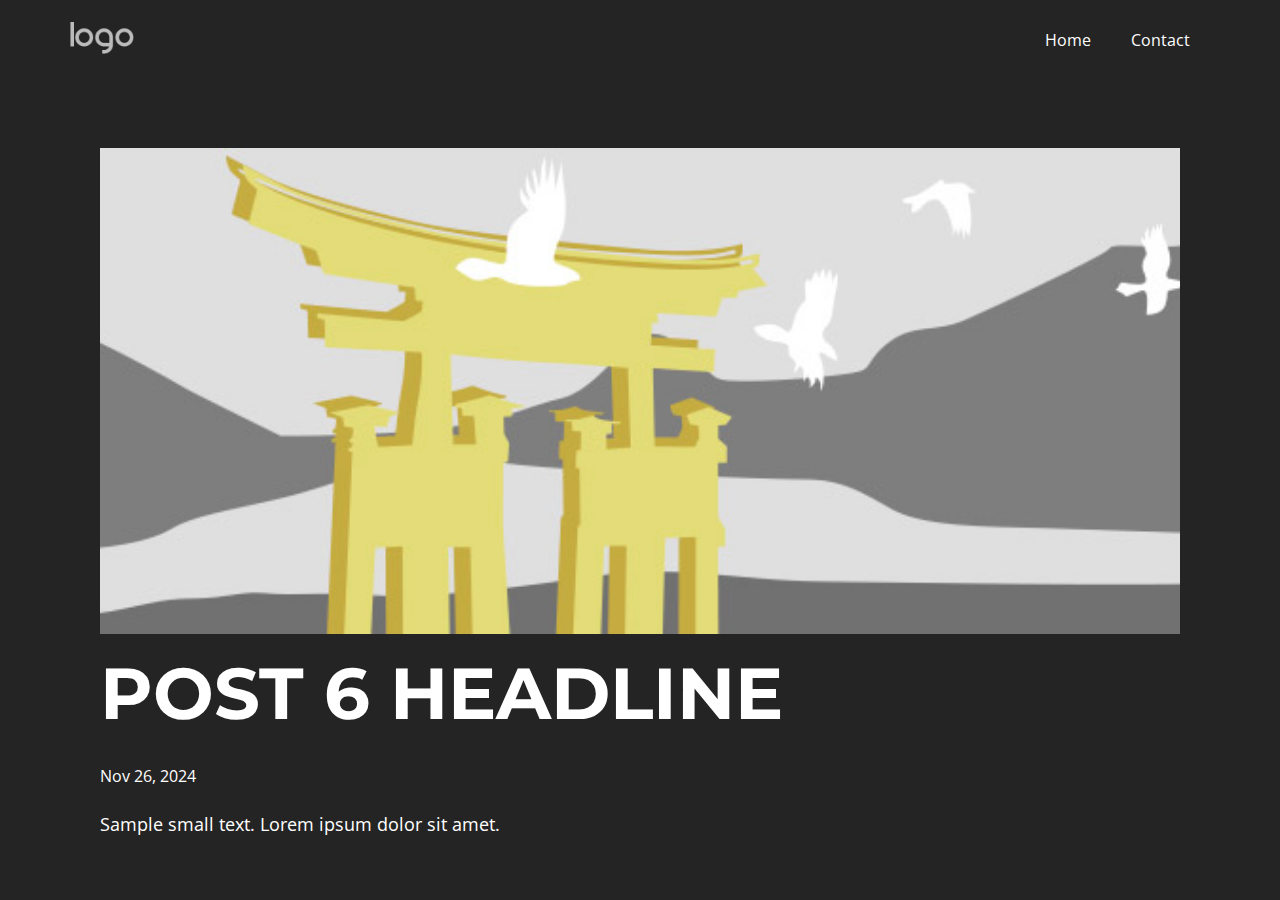
<file: blog/post-5.html>
<!DOCTYPE html>
<html style="font-size: 16px;" lang="en"><head>
    <meta name="viewport" content="width=device-width, initial-scale=1.0">
    <meta charset="utf-8">
    <meta name="keywords" content="Post 1 Headline">
    <meta name="description" content="">
    <title>Post 6 Headline</title>
    <link rel="stylesheet" href="../nicepage.css" media="screen">
<link rel="stylesheet" href="../Post-Template.css" media="screen">
    <script class="u-script" type="text/javascript" src="../jquery.js" defer=""></script>
    <script class="u-script" type="text/javascript" src="../nicepage.js" defer=""></script>
    <meta name="generator" content="Nicepage 7.0.3, nicepage.com">
    <link id="u-theme-google-font" rel="stylesheet" href="https://fonts.googleapis.com/css?family=Roboto:100,100i,300,300i,400,400i,500,500i,700,700i,900,900i|Open+Sans:300,300i,400,400i,500,500i,600,600i,700,700i,800,800i">
    <link id="u-page-google-font" rel="stylesheet" href="https://fonts.googleapis.com/css?family=Montserrat:100,100i,200,200i,300,300i,400,400i,500,500i,600,600i,700,700i,800,800i,900,900i">
    
    
    
    <script type="application/ld+json">{
		"@context": "http://schema.org",
		"@type": "Organization",
		"name": "",
		"logo": "images/default-logo.png"
}</script>
    <meta name="theme-color" content="#478ac9">
  <meta data-intl-tel-input-cdn-path="intlTelInput/"></head>
  <body data-path-to-root="./" data-include-products="false" class="u-body u-xl-mode" data-lang="en"><header class="u-clearfix u-header u-header" id="sec-2857"><div class="u-clearfix u-sheet u-sheet-1">
        <a href="#" class="u-image u-logo u-image-1">
          <img src="../images/default-logo.png" class="u-logo-image u-logo-image-1">
        </a>
        <nav class="u-menu u-menu-one-level u-offcanvas u-menu-1">
          <div class="menu-collapse" style="font-size: 1rem; letter-spacing: 0px;">
            <a class="u-button-style u-custom-left-right-menu-spacing u-custom-padding-bottom u-custom-top-bottom-menu-spacing u-hamburger-link u-nav-link u-text-active-palette-1-base u-text-hover-palette-2-base" href="#">
              <svg class="u-svg-link" viewBox="0 0 24 24"><use xlink:href="#menu-hamburger"></use></svg>
              <svg class="u-svg-content" version="1.1" id="menu-hamburger" viewBox="0 0 16 16" x="0px" y="0px" xmlns:xlink="http://www.w3.org/1999/xlink" xmlns="http://www.w3.org/2000/svg"><g><rect y="1" width="16" height="2"></rect><rect y="7" width="16" height="2"></rect><rect y="13" width="16" height="2"></rect>
</g></svg>
            </a>
          </div>
          <div class="u-custom-menu u-nav-container">
            <ul class="u-nav u-unstyled u-nav-1"><li class="u-nav-item"><a class="u-button-style u-nav-link u-text-active-palette-1-base u-text-hover-palette-2-base" href="../" style="padding: 10px 20px;">Home</a>
</li><li class="u-nav-item"><a class="u-button-style u-nav-link u-text-active-palette-1-base u-text-hover-palette-2-base" href="#" style="padding: 10px 20px;">Contact</a>
</li></ul>
          </div>
          <div class="u-custom-menu u-nav-container-collapse">
            <div class="u-black u-container-style u-inner-container-layout u-opacity u-opacity-95 u-sidenav">
              <div class="u-inner-container-layout u-sidenav-overflow">
                <div class="u-menu-close"></div>
                <ul class="u-align-center u-nav u-popupmenu-items u-unstyled u-nav-2"><li class="u-nav-item"><a class="u-button-style u-nav-link" href="../">Home</a>
</li><li class="u-nav-item"><a class="u-button-style u-nav-link" href="#">Contact</a>
</li></ul>
              </div>
            </div>
            <div class="u-black u-menu-overlay u-opacity u-opacity-70"></div>
          </div>
        </nav>
      </div></header>
    <section class="u-align-center u-clearfix u-section-1" id="sec-3078">
      <div class="u-clearfix u-sheet u-valign-middle-md u-valign-middle-sm u-valign-middle-xs u-sheet-1"><!--post_details--><!--post_details_options_json--><!--{"source":""}--><!--/post_details_options_json--><!--blog_post-->
        <div class="u-container-style u-expanded-width u-post-details u-post-details-1">
          <div class="u-container-layout u-valign-middle u-container-layout-1"><!--blog_post_image-->
            <img alt="" class="u-blog-control u-expanded-width u-image u-image-default u-image-1" src="../images/8ad73f3c.jpeg"><!--/blog_post_image--><!--blog_post_header-->
            <h2 class="u-blog-control u-text u-text-1">Post 6 Headline</h2><!--/blog_post_header--><!--blog_post_metadata-->
            <div class="u-blog-control u-metadata u-metadata-1"><!--blog_post_metadata_date-->
              <span class="u-meta-date u-meta-icon">Nov 26, 2024</span><!--/blog_post_metadata_date--><!--blog_post_metadata_category-->
              <!--/blog_post_metadata_category--><!--blog_post_metadata_comments-->
              <!--/blog_post_metadata_comments-->
            </div><!--/blog_post_metadata--><!--blog_post_content-->
            <div class="u-align-justify u-blog-control u-post-content u-text u-text-2 fr-view">
  <p>Sample small text. Lorem ipsum dolor sit amet.</p>
  </div><!--/blog_post_content-->
          </div>
        </div><!--/blog_post--><!--/post_details-->
      </div>
    </section>
    
  
</body></html>
</file>
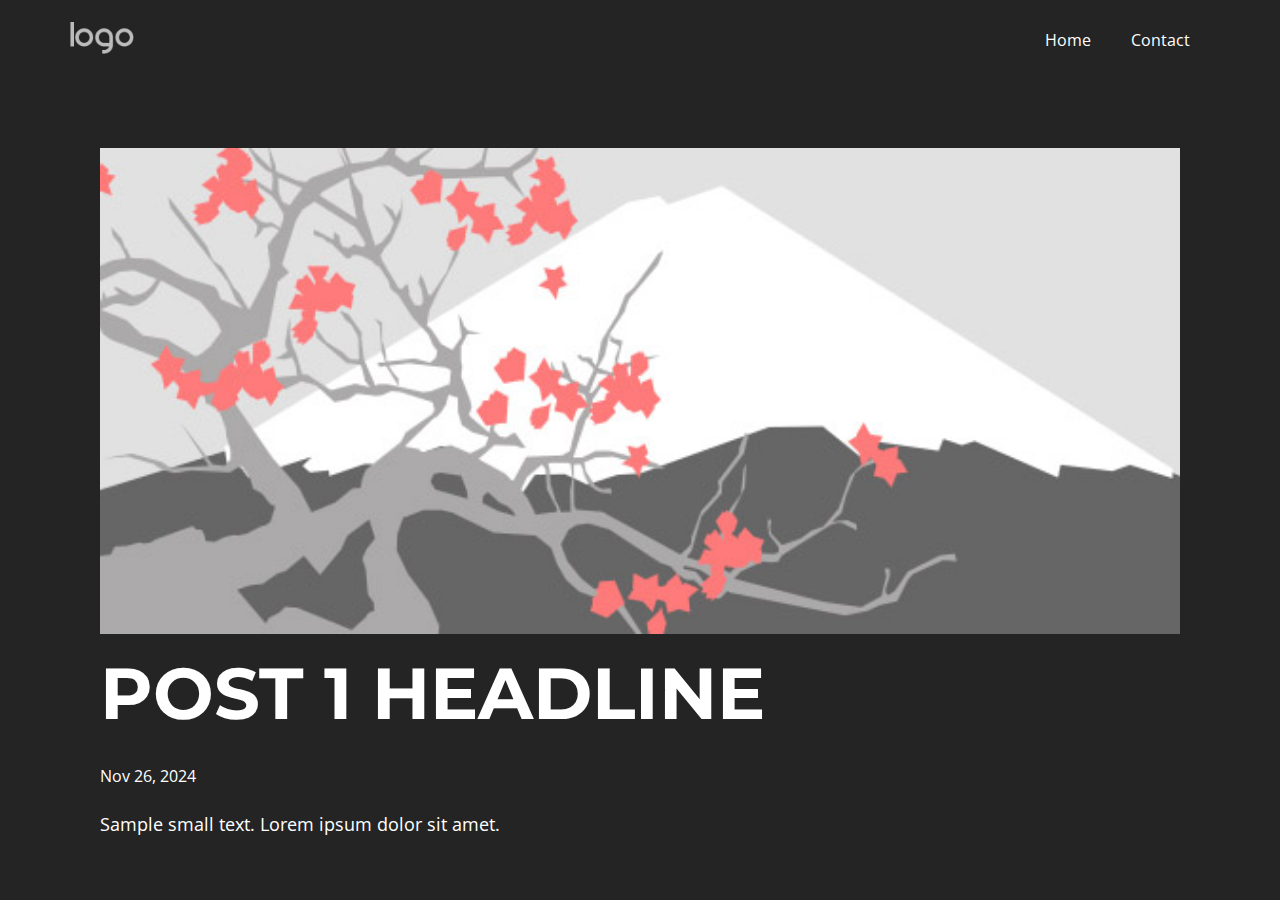
<file: blog/post.html>
<!DOCTYPE html>
<html style="font-size: 16px;" lang="en"><head>
    <meta name="viewport" content="width=device-width, initial-scale=1.0">
    <meta charset="utf-8">
    <meta name="keywords" content="Post 1 Headline">
    <meta name="description" content="">
    <title>Post 1 Headline</title>
    <link rel="stylesheet" href="../nicepage.css" media="screen">
<link rel="stylesheet" href="../Post-Template.css" media="screen">
    <script class="u-script" type="text/javascript" src="../jquery.js" defer=""></script>
    <script class="u-script" type="text/javascript" src="../nicepage.js" defer=""></script>
    <meta name="generator" content="Nicepage 7.0.3, nicepage.com">
    <link id="u-theme-google-font" rel="stylesheet" href="https://fonts.googleapis.com/css?family=Roboto:100,100i,300,300i,400,400i,500,500i,700,700i,900,900i|Open+Sans:300,300i,400,400i,500,500i,600,600i,700,700i,800,800i">
    <link id="u-page-google-font" rel="stylesheet" href="https://fonts.googleapis.com/css?family=Montserrat:100,100i,200,200i,300,300i,400,400i,500,500i,600,600i,700,700i,800,800i,900,900i">
    
    
    
    <script type="application/ld+json">{
		"@context": "http://schema.org",
		"@type": "Organization",
		"name": "",
		"logo": "images/default-logo.png"
}</script>
    <meta name="theme-color" content="#478ac9">
  <meta data-intl-tel-input-cdn-path="intlTelInput/"></head>
  <body data-path-to-root="./" data-include-products="false" class="u-body u-xl-mode" data-lang="en"><header class="u-clearfix u-header u-header" id="sec-2857"><div class="u-clearfix u-sheet u-sheet-1">
        <a href="#" class="u-image u-logo u-image-1">
          <img src="../images/default-logo.png" class="u-logo-image u-logo-image-1">
        </a>
        <nav class="u-menu u-menu-one-level u-offcanvas u-menu-1">
          <div class="menu-collapse" style="font-size: 1rem; letter-spacing: 0px;">
            <a class="u-button-style u-custom-left-right-menu-spacing u-custom-padding-bottom u-custom-top-bottom-menu-spacing u-hamburger-link u-nav-link u-text-active-palette-1-base u-text-hover-palette-2-base" href="#">
              <svg class="u-svg-link" viewBox="0 0 24 24"><use xlink:href="#menu-hamburger"></use></svg>
              <svg class="u-svg-content" version="1.1" id="menu-hamburger" viewBox="0 0 16 16" x="0px" y="0px" xmlns:xlink="http://www.w3.org/1999/xlink" xmlns="http://www.w3.org/2000/svg"><g><rect y="1" width="16" height="2"></rect><rect y="7" width="16" height="2"></rect><rect y="13" width="16" height="2"></rect>
</g></svg>
            </a>
          </div>
          <div class="u-custom-menu u-nav-container">
            <ul class="u-nav u-unstyled u-nav-1"><li class="u-nav-item"><a class="u-button-style u-nav-link u-text-active-palette-1-base u-text-hover-palette-2-base" href="../" style="padding: 10px 20px;">Home</a>
</li><li class="u-nav-item"><a class="u-button-style u-nav-link u-text-active-palette-1-base u-text-hover-palette-2-base" href="#" style="padding: 10px 20px;">Contact</a>
</li></ul>
          </div>
          <div class="u-custom-menu u-nav-container-collapse">
            <div class="u-black u-container-style u-inner-container-layout u-opacity u-opacity-95 u-sidenav">
              <div class="u-inner-container-layout u-sidenav-overflow">
                <div class="u-menu-close"></div>
                <ul class="u-align-center u-nav u-popupmenu-items u-unstyled u-nav-2"><li class="u-nav-item"><a class="u-button-style u-nav-link" href="../">Home</a>
</li><li class="u-nav-item"><a class="u-button-style u-nav-link" href="#">Contact</a>
</li></ul>
              </div>
            </div>
            <div class="u-black u-menu-overlay u-opacity u-opacity-70"></div>
          </div>
        </nav>
      </div></header>
    <section class="u-align-center u-clearfix u-section-1" id="sec-3078">
      <div class="u-clearfix u-sheet u-valign-middle-md u-valign-middle-sm u-valign-middle-xs u-sheet-1"><!--post_details--><!--post_details_options_json--><!--{"source":""}--><!--/post_details_options_json--><!--blog_post-->
        <div class="u-container-style u-expanded-width u-post-details u-post-details-1">
          <div class="u-container-layout u-valign-middle u-container-layout-1"><!--blog_post_image-->
            <img alt="" class="u-blog-control u-expanded-width u-image u-image-default u-image-1" src="../images/0fd3416c.jpeg"><!--/blog_post_image--><!--blog_post_header-->
            <h2 class="u-blog-control u-text u-text-1">Post 1 Headline</h2><!--/blog_post_header--><!--blog_post_metadata-->
            <div class="u-blog-control u-metadata u-metadata-1"><!--blog_post_metadata_date-->
              <span class="u-meta-date u-meta-icon">Nov 26, 2024</span><!--/blog_post_metadata_date--><!--blog_post_metadata_category-->
              <!--/blog_post_metadata_category--><!--blog_post_metadata_comments-->
              <!--/blog_post_metadata_comments-->
            </div><!--/blog_post_metadata--><!--blog_post_content-->
            <div class="u-align-justify u-blog-control u-post-content u-text u-text-2 fr-view">
  <p>Sample small text. Lorem ipsum dolor sit amet.</p>
  </div><!--/blog_post_content-->
          </div>
        </div><!--/blog_post--><!--/post_details-->
      </div>
    </section>

  
</body></html>
</file>
